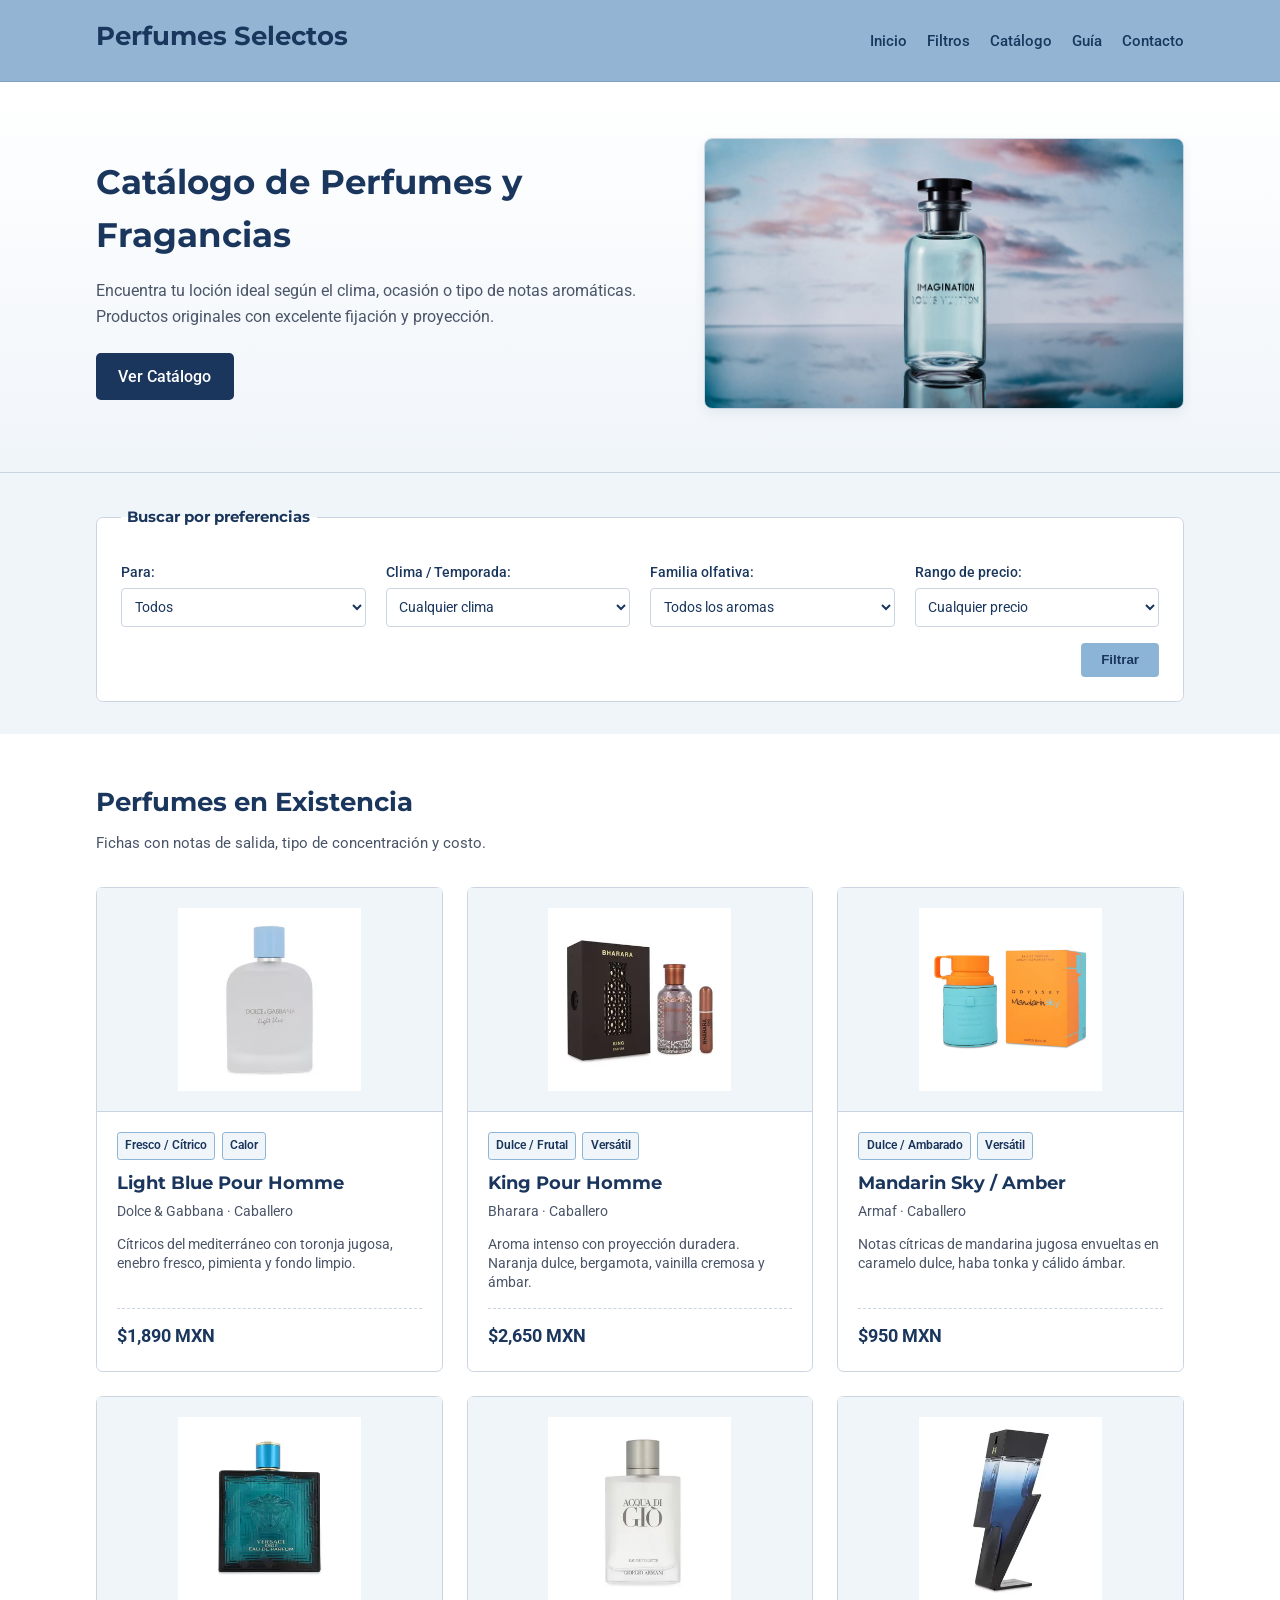
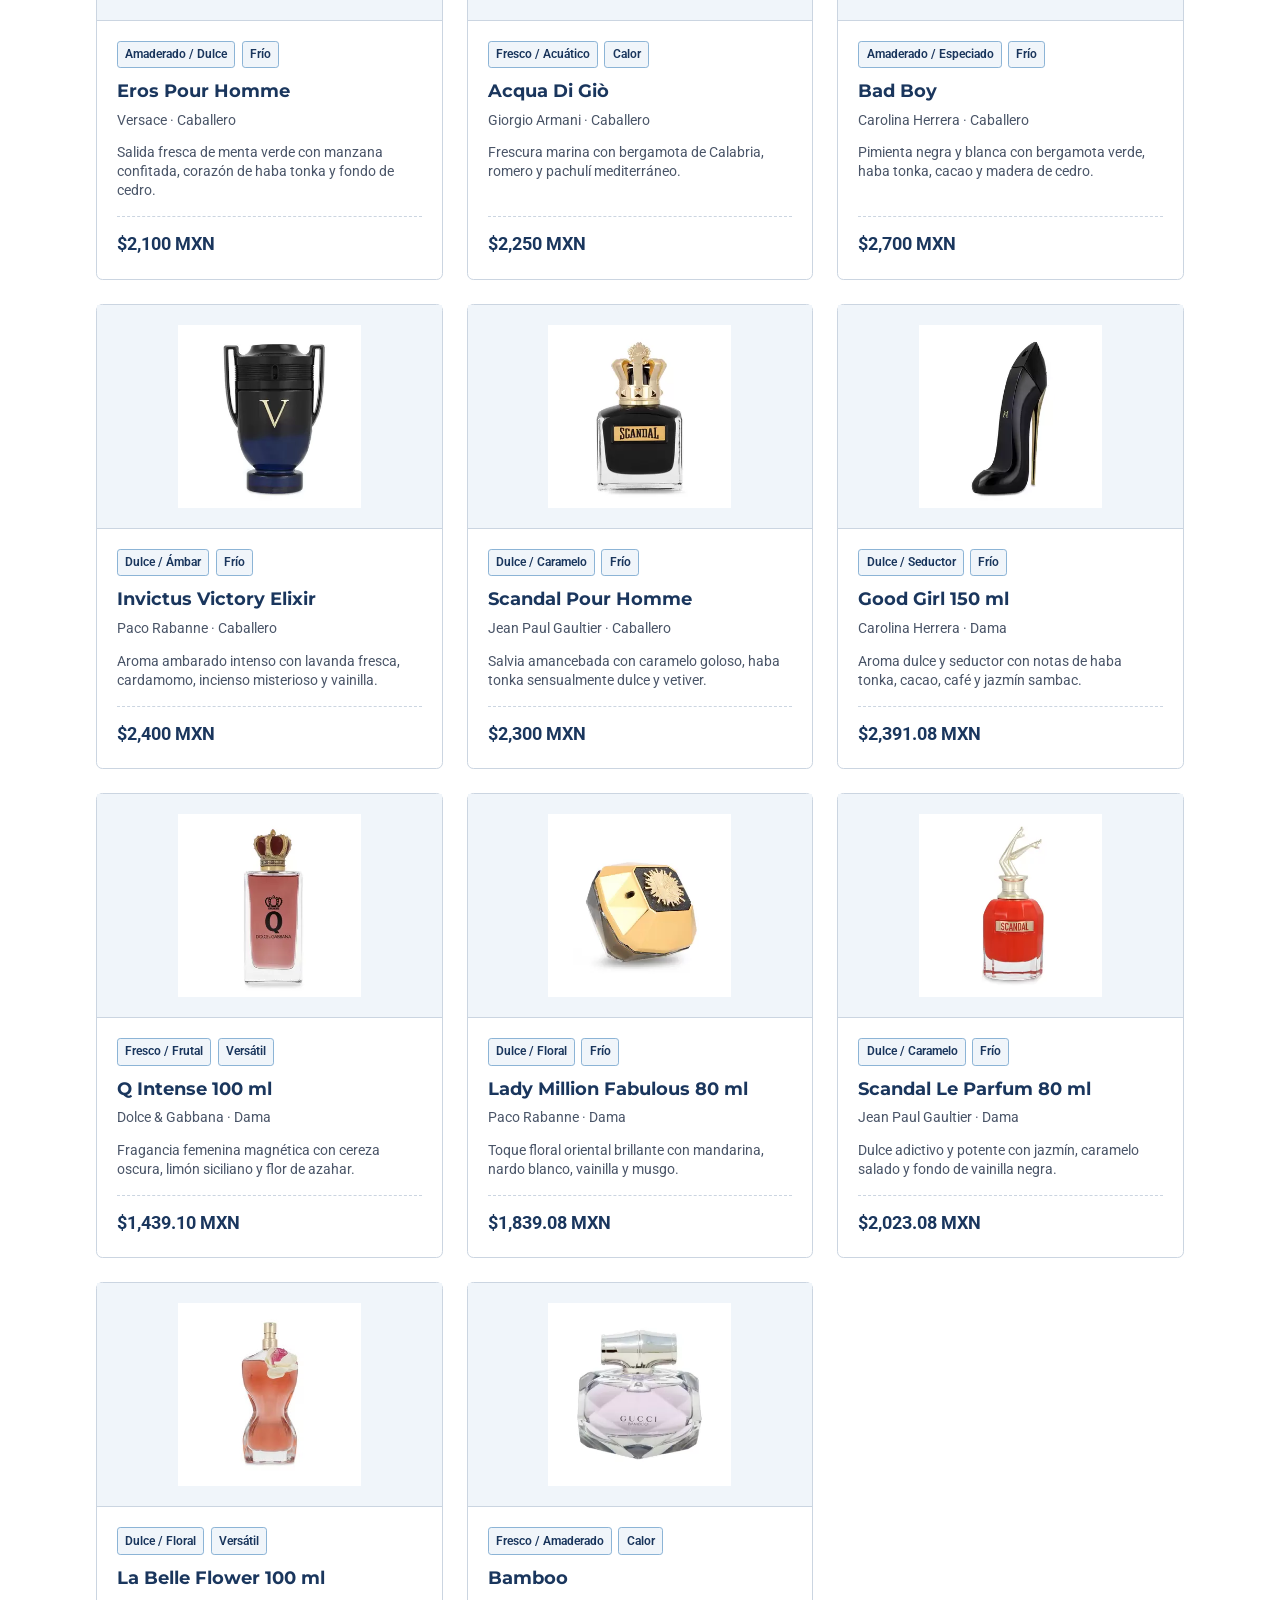
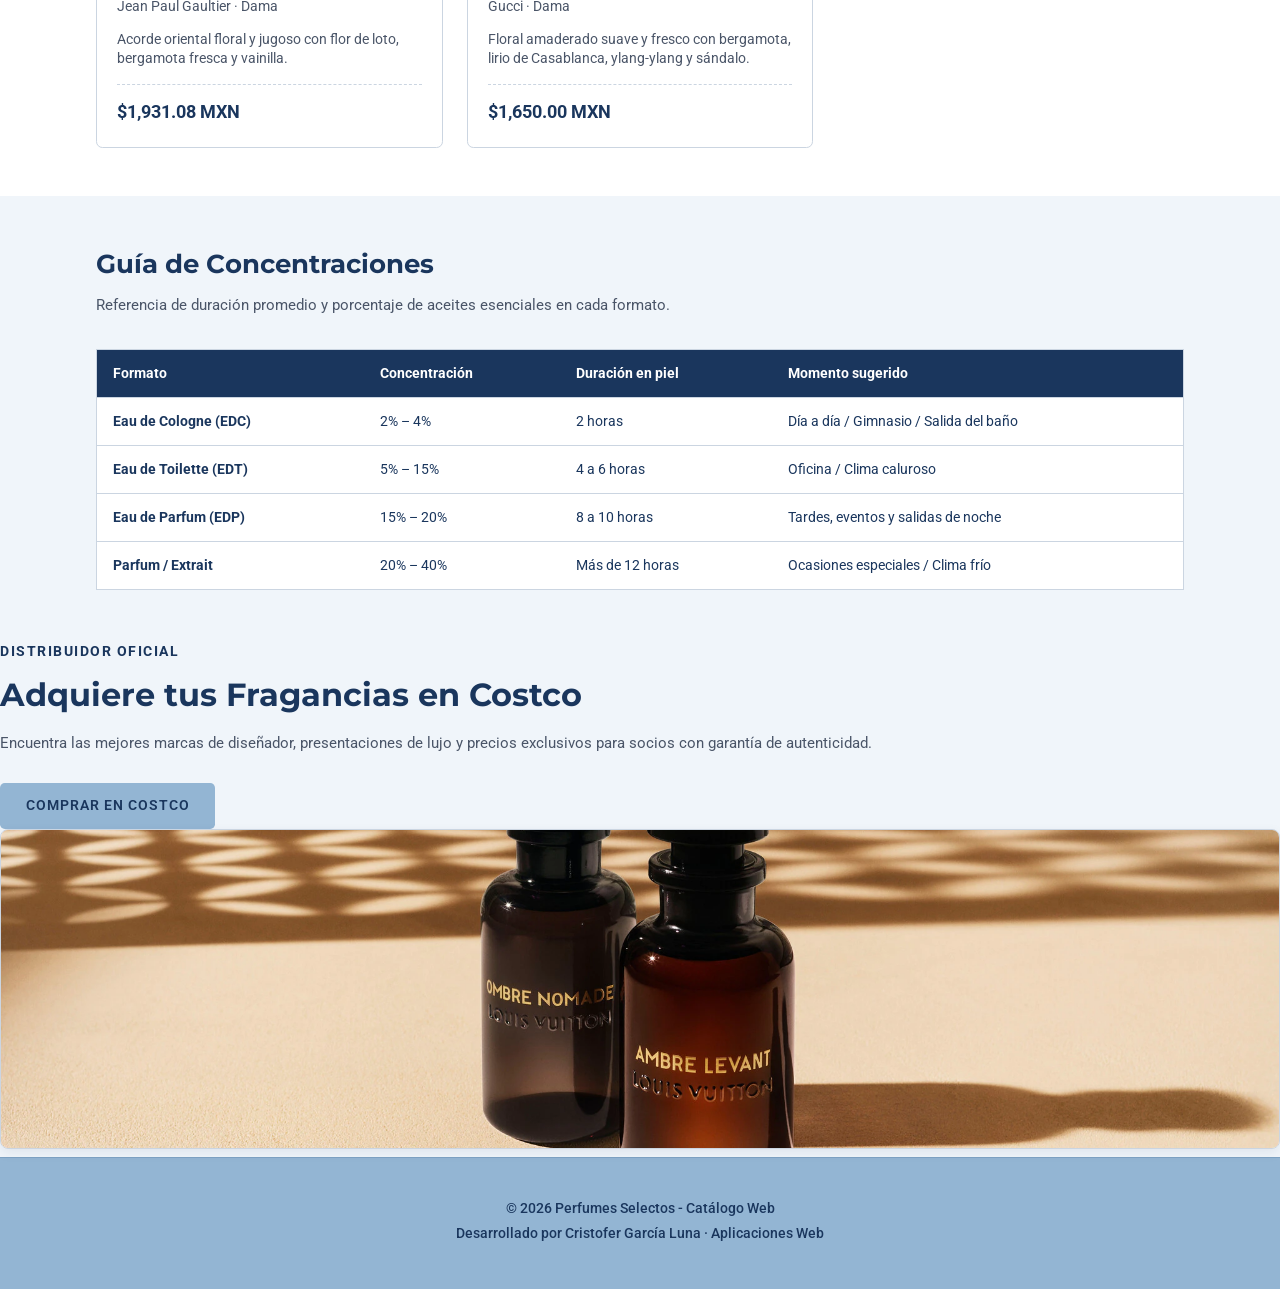
<file: index.html>
<!DOCTYPE html>
<html lang="es">
<head>
  <meta charset="UTF-8">
  <meta name="viewport" content="width=device-width, initial-scale=1.0">
  <meta name="description" content="Catálogo de perfumes para hombre y mujer con detalles de aromas, precios y notas olfativas.">
  <meta name="keywords" content="perfumes, fragancias, bharara, dolce gabbana, aromas">
  <title>Catálogo de Perfumes</title>

  <link rel="preconnect" href="https://fonts.googleapis.com">
  <link rel="preconnect" href="https://fonts.gstatic.com" crossorigin>
  <link href="https://fonts.googleapis.com/css2?family=Montserrat:wght@600;700&family=Roboto:wght@400;500&display=swap" rel="stylesheet">

  <link rel="stylesheet" href="css/style.css">
</head>
<body>

  <header class="encabezado">
    <div class="contenedor navegacion-flex">
      <div class="logo">
        <h2>Perfumes Selectos</h2>
      </div>
      <nav class="menu">
        <ul>
          <li><a href="index.html">Inicio</a></li>
          <li><a href="#filtros">Filtros</a></li>
          <li><a href="#catalogo">Catálogo</a></li>
          <li><a href="#tabla-info">Guía</a></li>
          <li><a href="html/contacto.html">Contacto</a></li>
        </ul>
      </nav>
    </div>
  </header>

  <main>

    <section class="portada">
      <div class="contenedor grid-portada">
        <div class="texto-portada">
          <h1>Catálogo de Perfumes y Fragancias</h1>
          <p>Encuentra tu loción ideal según el clima, ocasión o tipo de notas aromáticas. Productos originales con excelente fijación y proyección.</p>
          <a href="#catalogo" class="boton-principal">Ver Catálogo</a>
        </div>
        <div class="imagen-portada">
          <img src="img/FRAGRANCE_IMAGINATION_June25_DI3.webp" alt="Frasco de perfume Imagination en exhibición de lujo">
        </div>
      </div>
    </section>

    <section id="filtros" class="seccion-filtros">
      <div class="contenedor">
        <form class="formulario-filtros">
          <fieldset>
            <legend>Buscar por preferencias</legend>

            <div class="rejilla-filtros">
              <div class="campo-filtro">
                <label for="genero">Para:</label>
                <select id="genero" name="genero">
                  <option value="todos">Todos</option>
                  <option value="hombre">Caballero</option>
                  <option value="mujer">Dama</option>
                  <option value="unisex">Unisex</option>
                </select>
              </div>

              <div class="campo-filtro">
                <label for="clima">Clima / Temporada:</label>
                <select id="clima" name="clima">
                  <option value="todos">Cualquier clima</option>
                  <option value="calor">Calor / Primavera-Verano</option>
                  <option value="frio">Frío / Otoño-Invierno</option>
                  <option value="versatil">Versátil</option>
                </select>
              </div>

              <div class="campo-filtro">
                <label for="tipo">Familia olfativa:</label>
                <select id="tipo" name="tipo">
                  <option value="todos">Todos los aromas</option>
                  <option value="fresco">Cítricos y Frescos</option>
                  <option value="dulce">Dulces y Frutales</option>
                  <option value="amaderado">Amaderados y Cuero</option>
                </select>
              </div>

              <div class="campo-filtro">
                <label for="precio">Rango de precio:</label>
                <select id="precio" name="precio">
                  <option value="todos">Cualquier precio</option>
                  <option value="bajo">Menos de $1,800 MXN</option>
                  <option value="medio">$1,800 a $2,500 MXN</option>
                  <option value="alto">Más de $2,500 MXN</option>
                </select>
              </div>
            </div>

            <div class="acciones-filtro">
              <button type="submit" class="boton-filtro">Filtrar</button>
            </div>
          </fieldset>
        </form>
      </div>
    </section>

    <section id="catalogo" class="seccion-catalogo">
      <div class="contenedor">
        <h2>Perfumes en Existencia</h2>
        <p class="descripcion-seccion">Fichas con notas de salida, tipo de concentración y costo.</p>

        <div class="contenedor-tarjetas">

          <!-- Caballero -->
          <article class="tarjeta-perfume" data-genero="hombre" data-clima="calor" data-aroma="fresco" data-precio="medio">
            <div class="caja-imagen">
              <img src="img/Dolce y Gabbana.avif" alt="Perfume Dolce and Gabbana Light Blue Pour Homme" class="foto-perfume">
            </div>
            <div class="info-tarjeta">
              <div class="etiquetas-grupo">
                <span class="etiqueta">Fresco / Cítrico</span>
                <span class="etiqueta">Calor</span>
              </div>
              <h3>Light Blue Pour Homme</h3>
              <p class="marca">Dolce & Gabbana · Caballero</p>
              <p class="descripcion-aroma">Cítricos del mediterráneo con toronja jugosa, enebro fresco, pimienta y fondo limpio.</p>
              <div class="precio-caja">
                <span class="precio">$1,890 MXN</span>
              </div>
            </div>
          </article>

          <article class="tarjeta-perfume" data-genero="hombre" data-clima="versatil" data-aroma="dulce" data-precio="alto">
            <div class="caja-imagen">
              <img src="img/bharara.webp" alt="Perfume Bharara King para hombre" class="foto-perfume">
            </div>
            <div class="info-tarjeta">
              <div class="etiquetas-grupo">
                <span class="etiqueta">Dulce / Frutal</span>
                <span class="etiqueta">Versátil</span>
              </div>
              <h3>King Pour Homme</h3>
              <p class="marca">Bharara · Caballero</p>
              <p class="descripcion-aroma">Aroma intenso con proyección duradera. Naranja dulce, bergamota, vainilla cremosa y ámbar.</p>
              <div class="precio-caja">
                <span class="precio">$2,650 MXN</span>
              </div>
            </div>
          </article>

          <article class="tarjeta-perfume" data-genero="hombre" data-clima="versatil" data-aroma="dulce" data-precio="medio">
            <div class="caja-imagen">
              <img src="img/mandarin2.webp" alt="Perfume Mandarin Sky / Amber" class="foto-perfume">
            </div>
            <div class="info-tarjeta">
              <div class="etiquetas-grupo">
                <span class="etiqueta">Dulce / Ambarado</span>
                <span class="etiqueta">Versátil</span>
              </div>
              <h3>Mandarin Sky / Amber</h3>
              <p class="marca">Armaf · Caballero</p>
              <p class="descripcion-aroma">Notas cítricas de mandarina jugosa envueltas en caramelo dulce, haba tonka y cálido ámbar.</p>
              <div class="precio-caja">
                <span class="precio">$950 MXN</span>
              </div>
            </div>
          </article>

          <article class="tarjeta-perfume" data-genero="hombre" data-clima="frio" data-aroma="amaderado" data-precio="medio">
            <div class="caja-imagen">
              <img src="img/Versace Eros.webp" alt="Perfume Versace Eros Eau de Parfum" class="foto-perfume">
            </div>
            <div class="info-tarjeta">
              <div class="etiquetas-grupo">
                <span class="etiqueta">Amaderado / Dulce</span>
                <span class="etiqueta">Frío</span>
              </div>
              <h3>Eros Pour Homme</h3>
              <p class="marca">Versace · Caballero</p>
              <p class="descripcion-aroma">Salida fresca de menta verde con manzana confitada, corazón de haba tonka y fondo de cedro.</p>
              <div class="precio-caja">
                <span class="precio">$2,100 MXN</span>
              </div>
            </div>
          </article>

          <article class="tarjeta-perfume" data-genero="hombre" data-clima="calor" data-aroma="fresco" data-precio="medio">
            <div class="caja-imagen">
              <img src="img/acqua di gio.webp" alt="Perfume Acqua Di Giò Giorgio Armani" class="foto-perfume">
            </div>
            <div class="info-tarjeta">
              <div class="etiquetas-grupo">
                <span class="etiqueta">Fresco / Acuático</span>
                <span class="etiqueta">Calor</span>
              </div>
              <h3>Acqua Di Giò</h3>
              <p class="marca">Giorgio Armani · Caballero</p>
              <p class="descripcion-aroma">Frescura marina con bergamota de Calabria, romero y pachulí mediterráneo.</p>
              <div class="precio-caja">
                <span class="precio">$2,250 MXN</span>
              </div>
            </div>
          </article>

          <article class="tarjeta-perfume" data-genero="hombre" data-clima="frio" data-aroma="amaderado" data-precio="alto">
            <div class="caja-imagen">
              <img src="img/bad boy carolina e.webp" alt="Perfume Bad Boy Carolina Herrera" class="foto-perfume">
            </div>
            <div class="info-tarjeta">
              <div class="etiquetas-grupo">
                <span class="etiqueta">Amaderado / Especiado</span>
                <span class="etiqueta">Frío</span>
              </div>
              <h3>Bad Boy</h3>
              <p class="marca">Carolina Herrera · Caballero</p>
              <p class="descripcion-aroma">Pimienta negra y blanca con bergamota verde, haba tonka, cacao y madera de cedro.</p>
              <div class="precio-caja">
                <span class="precio">$2,700 MXN</span>
              </div>
            </div>
          </article>

          <article class="tarjeta-perfume" data-genero="hombre" data-clima="frio" data-aroma="dulce" data-precio="medio">
            <div class="caja-imagen">
              <img src="img/invictus victory elixir.webp" alt="Perfume Invictus Victory Elixir Paco Rabanne" class="foto-perfume">
            </div>
            <div class="info-tarjeta">
              <div class="etiquetas-grupo">
                <span class="etiqueta">Dulce / Ámbar</span>
                <span class="etiqueta">Frío</span>
              </div>
              <h3>Invictus Victory Elixir</h3>
              <p class="marca">Paco Rabanne · Caballero</p>
              <p class="descripcion-aroma">Aroma ambarado intenso con lavanda fresca, cardamomo, incienso misterioso y vainilla.</p>
              <div class="precio-caja">
                <span class="precio">$2,400 MXN</span>
              </div>
            </div>
          </article>

          <article class="tarjeta-perfume" data-genero="hombre" data-clima="frio" data-aroma="dulce" data-precio="medio">
            <div class="caja-imagen">
              <img src="img/Scandal.webp" alt="Perfume Scandal Pour Homme Jean Paul Gaultier" class="foto-perfume">
            </div>
            <div class="info-tarjeta">
              <div class="etiquetas-grupo">
                <span class="etiqueta">Dulce / Caramelo</span>
                <span class="etiqueta">Frío</span>
              </div>
              <h3>Scandal Pour Homme</h3>
              <p class="marca">Jean Paul Gaultier · Caballero</p>
              <p class="descripcion-aroma">Salvia amancebada con caramelo goloso, haba tonka sensualmente dulce y vetiver.</p>
              <div class="precio-caja">
                <span class="precio">$2,300 MXN</span>
              </div>
            </div>
          </article>

          <!-- Dama -->
          <article class="tarjeta-perfume" data-genero="mujer" data-clima="frio" data-aroma="dulce" data-precio="medio">
            <div class="caja-imagen">
              <img src="img/carolina eerrera.webp" alt="Perfume Good Girl Carolina Herrera 150 ml" class="foto-perfume">
            </div>
            <div class="info-tarjeta">
              <div class="etiquetas-grupo">
                <span class="etiqueta">Dulce / Seductor</span>
                <span class="etiqueta">Frío</span>
              </div>
              <h3>Good Girl 150 ml</h3>
              <p class="marca">Carolina Herrera · Dama</p>
              <p class="descripcion-aroma">Aroma dulce y seductor con notas de haba tonka, cacao, café y jazmín sambac.</p>
              <div class="precio-caja">
                <span class="precio">$2,391.08 MXN</span>
              </div>
            </div>
          </article>

          <article class="tarjeta-perfume" data-genero="mujer" data-clima="versatil" data-aroma="fresco" data-precio="bajo">
            <div class="caja-imagen">
              <img src="img/dolce gabana intense mujer.webp" alt="Perfume Q Intense Dolce and Gabbana 100 ml" class="foto-perfume">
            </div>
            <div class="info-tarjeta">
              <div class="etiquetas-grupo">
                <span class="etiqueta">Fresco / Frutal</span>
                <span class="etiqueta">Versátil</span>
              </div>
              <h3>Q Intense 100 ml</h3>
              <p class="marca">Dolce & Gabbana · Dama</p>
              <p class="descripcion-aroma">Fragancia femenina magnética con cereza oscura, limón siciliano y flor de azahar.</p>
              <div class="precio-caja">
                <span class="precio">$1,439.10 MXN</span>
              </div>
            </div>
          </article>

          <article class="tarjeta-perfume" data-genero="mujer" data-clima="frio" data-aroma="dulce" data-precio="medio">
            <div class="caja-imagen">
              <img src="img/paco rabane mujer.webp" alt="Perfume Lady Million Fabulous Intense Paco Rabanne 80 ml" class="foto-perfume">
            </div>
            <div class="info-tarjeta">
              <div class="etiquetas-grupo">
                <span class="etiqueta">Dulce / Floral</span>
                <span class="etiqueta">Frío</span>
              </div>
              <h3>Lady Million Fabulous 80 ml</h3>
              <p class="marca">Paco Rabanne · Dama</p>
              <p class="descripcion-aroma">Toque floral oriental brillante con mandarina, nardo blanco, vainilla y musgo.</p>
              <div class="precio-caja">
                <span class="precio">$1,839.08 MXN</span>
              </div>
            </div>
          </article>

          <article class="tarjeta-perfume" data-genero="mujer" data-clima="frio" data-aroma="dulce" data-precio="medio">
            <div class="caja-imagen">
              <img src="img/scandal mujer.webp" alt="Perfume Scandal Le Parfum Intense Jean Paul Gaultier 80 ml" class="foto-perfume">
            </div>
            <div class="info-tarjeta">
              <div class="etiquetas-grupo">
                <span class="etiqueta">Dulce / Caramelo</span>
                <span class="etiqueta">Frío</span>
              </div>
              <h3>Scandal Le Parfum 80 ml</h3>
              <p class="marca">Jean Paul Gaultier · Dama</p>
              <p class="descripcion-aroma">Dulce adictivo y potente con jazmín, caramelo salado y fondo de vainilla negra.</p>
              <div class="precio-caja">
                <span class="precio">$2,023.08 MXN</span>
              </div>
            </div>
          </article>

          <article class="tarjeta-perfume" data-genero="mujer" data-clima="versatil" data-aroma="dulce" data-precio="medio">
            <div class="caja-imagen">
              <img src="img/jean paul mujer.avif" alt="Perfume La Belle Flower Jean Paul Gaultier 100 ml" class="foto-perfume">
            </div>
            <div class="info-tarjeta">
              <div class="etiquetas-grupo">
                <span class="etiqueta">Dulce / Floral</span>
                <span class="etiqueta">Versátil</span>
              </div>
              <h3>La Belle Flower 100 ml</h3>
              <p class="marca">Jean Paul Gaultier · Dama</p>
              <p class="descripcion-aroma">Acorde oriental floral y jugoso con flor de loto, bergamota fresca y vainilla.</p>
              <div class="precio-caja">
                <span class="precio">$1,931.08 MXN</span>
              </div>
            </div>
          </article>

          <article class="tarjeta-perfume" data-genero="mujer" data-clima="calor" data-aroma="fresco" data-precio="bajo">
            <div class="caja-imagen">
              <img src="img/gucci bamboo.webp" alt="Perfume Bamboo Gucci Dama" class="foto-perfume">
            </div>
            <div class="info-tarjeta">
              <div class="etiquetas-grupo">
                <span class="etiqueta">Fresco / Amaderado</span>
                <span class="etiqueta">Calor</span>
              </div>
              <h3>Bamboo</h3>
              <p class="marca">Gucci · Dama</p>
              <p class="descripcion-aroma">Floral amaderado suave y fresco con bergamota, lirio de Casablanca, ylang-ylang y sándalo.</p>
              <div class="precio-caja">
                <span class="precio">$1,650.00 MXN</span>
              </div>
            </div>
          </article>

        </div>
      </div>
    </section>

    <section id="tabla-info" class="seccion-tabla">
      <div class="contenedor">
        <h2>Guía de Concentraciones</h2>
        <p class="descripcion-seccion">Referencia de duración promedio y porcentaje de aceites esenciales en cada formato.</p>

        <div class="tabla-contenedor">
          <table>
            <thead>
              <tr>
                <th scope="col">Formato</th>
                <th scope="col">Concentración</th>
                <th scope="col">Duración en piel</th>
                <th scope="col">Momento sugerido</th>
              </tr>
            </thead>
            <tbody>
              <tr>
                <th scope="row">Eau de Cologne (EDC)</th>
                <td>2% – 4%</td>
                <td>2 horas</td>
                <td>Día a día / Gimnasio / Salida del baño</td>
              </tr>
              <tr>
                <th scope="row">Eau de Toilette (EDT)</th>
                <td>5% – 15%</td>
                <td>4 a 6 horas</td>
                <td>Oficina / Clima caluroso</td>
              </tr>
              <tr>
                <th scope="row">Eau de Parfum (EDP)</th>
                <td>15% – 20%</td>
                <td>8 a 10 horas</td>
                <td>Tardes, eventos y salidas de noche</td>
              </tr>
              <tr>
                <th scope="row">Parfum / Extrait</th>
                <td>20% – 40%</td>
                <td>Más de 12 horas</td>
                <td>Ocasiones especiales / Clima frío</td>
              </tr>
            </tbody>
          </table>
        </div>
      </div>
    </section>

    <!-- Banner Destacado / Alta Gama -->
   <div class="banner-texto">
  <span class="subtitulo-editorial">Distribuidor Oficial</span>
  <h2>Adquiere tus Fragancias en Costco</h2>
  <p>
    Encuentra las mejores marcas de diseñador, presentaciones de lujo y precios exclusivos para socios con garantía de autenticidad.
  </p>
  <a href="https://www.costco.com.mx/Salud-y-Belleza/Fragancias/c/cos_13.1" target="_blank" rel="noopener noreferrer" class="btn-editorial">Comprar en Costco</a>
</div>
        <div class="banner-foto">
          <img src="img/lv-banner.webp" alt="Colección de fragancias de alta gama Louis Vuitton">
        </div>
      </div>
    </section>

  </main>

  <footer class="pie-pagina">
    <div class="contenedor">
      <p>&copy; 2026 Perfumes Selectos - Catálogo Web</p>
      <p>Desarrollado por Cristofer García Luna · Aplicaciones Web</p>
    </div>
  </footer>

  <script src="js/main.js"></script>
</body>
</html>
</file>
<file: css/style.css>
:root {
  --azul-tapa: #8cb4d6;
  --azul-suave: #f0f5fa;
  --azul-marino: #1a365d;
  --blanco: #ffffff;
  --fondo: #f0f5fa;
  --texto: #1a365d;
  --texto-secundario: #4a5568;
  --borde: #cbd5e1;
}

* {
  margin: 0;
  padding: 0;
  box-sizing: border-box;
}

html {
  font-size: 16px;
  scroll-behavior: smooth;
}

body {
  font-family: 'Roboto', sans-serif;
  background-color: var(--fondo);
  color: var(--texto);
  line-height: 1.6;
}

.contenedor {
  width: 90%;
  max-width: 68rem;
  margin: 0 auto;
}

h1, h2, h3 {
  font-family: 'Montserrat', sans-serif;
  color: var(--azul-marino);
}

h1 {
  font-size: 2.1rem;
  margin-bottom: 1rem;
}

h2 {
  font-size: 1.6rem;
  margin-bottom: 0.5rem;
}

h3 {
  font-size: 1.15rem;
  margin-bottom: 0.25rem;
}

.encabezado {
  background-color: #93b5d3;
  border-bottom: 1px solid #7ea3c4;
  padding: 1rem 0;
}

.navegacion-flex {
  display: flex;
  justify-content: space-between;
  align-items: center;
}

.menu ul {
  display: flex;
  list-style: none;
  gap: 1.25rem;
}

.menu a {
  text-decoration: none;
  color: var(--azul-marino);
  font-weight: 500;
  font-size: 0.95rem;
}

.menu a:hover {
  color: var(--blanco);
}

.portada {
  padding: 3.5rem 0;
  background: linear-gradient(to bottom, var(--blanco), var(--azul-suave));
  border-bottom: 1px solid var(--borde);
}

.grid-portada {
  display: grid;
  grid-template-columns: 1.2fr 1fr;
  gap: 2rem;
  align-items: center;
}

.texto-portada p {
  font-size: 1rem;
  color: var(--texto-secundario);
  margin-bottom: 1.5rem;
}

.boton-principal {
  display: inline-block;
  background-color: var(--azul-marino);
  color: var(--blanco);
  padding: 0.65rem 1.4rem;
  border-radius: 0.3rem;
  text-decoration: none;
  font-weight: 500;
}

.boton-principal:hover {
  background-color: var(--azul-tapa);
  color: var(--azul-marino);
}

.imagen-portada img {
  width: 100%;
  max-height: 20rem;
  object-fit: cover;
  border-radius: 0.5rem;
  border: 1px solid var(--borde);
  box-shadow: 0 4px 12px rgba(26, 54, 93, 0.08);
}

.seccion-filtros {
  padding: 2rem 0;
  background-color: var(--fondo);
}

.formulario-filtros fieldset {
  background-color: var(--blanco);
  border: 1px solid var(--borde);
  border-radius: 0.4rem;
  padding: 1.5rem;
}

.formulario-filtros legend {
  font-family: 'Montserrat', sans-serif;
  font-size: 0.95rem;
  font-weight: 700;
  color: var(--azul-marino);
  padding: 0 0.4rem;
}

.rejilla-filtros {
  display: grid;
  grid-template-columns: repeat(auto-fit, minmax(13rem, 1fr));
  gap: 1.25rem;
  margin-top: 0.5rem;
}

.campo-filtro label {
  display: block;
  font-size: 0.85rem;
  font-weight: 500;
  margin-bottom: 0.3rem;
  color: var(--azul-marino);
}

.campo-filtro select {
  width: 100%;
  padding: 0.55rem;
  border: 1px solid var(--borde);
  border-radius: 0.25rem;
  background-color: var(--blanco);
  font-family: inherit;
  font-size: 0.9rem;
  color: var(--texto);
}

.acciones-filtro {
  margin-top: 1rem;
  display: flex;
  justify-content: flex-end;
}

.boton-filtro {
  background-color: var(--azul-tapa);
  color: var(--azul-marino);
  border: none;
  padding: 0.6rem 1.25rem;
  border-radius: 0.25rem;
  font-weight: 600;
  cursor: pointer;
}

.boton-filtro:hover {
  background-color: var(--azul-marino);
  color: var(--blanco);
}

.seccion-catalogo {
  padding: 3rem 0;
  background-color: var(--blanco);
}

.descripcion-seccion {
  margin-bottom: 2rem;
  font-size: 0.95rem;
  color: var(--texto-secundario);
}

.contenedor-tarjetas {
  display: grid;
  grid-template-columns: repeat(auto-fit, minmax(17rem, 1fr));
  gap: 1.5rem;
}

.tarjeta-perfume {
  border: 1px solid var(--borde);
  border-radius: 0.4rem;
  background-color: var(--blanco);
  display: flex;
  flex-direction: column;
}

.caja-imagen {
  background-color: var(--azul-suave);
  display: flex;
  justify-content: center;
  align-items: center;
  padding: 1.25rem;
  height: 14rem;
  border-bottom: 1px solid var(--borde);
}

.foto-perfume {
  max-width: 100%;
  max-height: 100%;
  object-fit: contain;
}

.info-tarjeta {
  padding: 1.25rem;
  display: flex;
  flex-direction: column;
  flex-grow: 1;
}

.etiquetas-grupo {
  display: flex;
  flex-wrap: wrap;
  gap: 0.4rem;
  margin-bottom: 0.5rem;
}

.etiqueta {
  font-size: 0.75rem;
  font-weight: 600;
  padding: 0.2rem 0.45rem;
  border-radius: 0.2rem;
  background-color: var(--azul-suave);
  color: var(--azul-marino);
  border: 1px solid var(--azul-tapa);
}

.marca {
  font-size: 0.85rem;
  color: var(--texto-secundario);
  margin-bottom: 0.75rem;
}

.descripcion-aroma {
  font-size: 0.85rem;
  color: var(--texto-secundario);
  line-height: 1.4;
  margin-bottom: 1rem;
}

.precio-caja {
  margin-top: auto;
  padding-top: 0.75rem;
  border-top: 1px dashed var(--borde);
}

.precio {
  font-size: 1.15rem;
  font-weight: 700;
  color: var(--azul-marino);
}

.seccion-tabla {
  padding: 3rem 0;
  background-color: var(--azul-suave);
}

.tabla-contenedor {
  overflow-x: auto;
  margin-top: 1rem;
}

table {
  width: 100%;
  border-collapse: collapse;
  background-color: var(--blanco);
  border: 1px solid var(--borde);
}

thead {
  background-color: var(--azul-marino);
  color: var(--blanco);
}

th, td {
  padding: 0.75rem 1rem;
  text-align: left;
  border-bottom: 1px solid var(--borde);
  font-size: 0.9rem;
}

tbody tr:hover {
  background-color: var(--azul-suave);
}

/* Banner Destacado / Alta Gama */
.banner-destacado {
  padding: 3.5rem 0;
  background: linear-gradient(to bottom, var(--blanco), var(--azul-suave));
  border-top: 1px solid var(--borde);
  border-bottom: 1px solid var(--borde);
}

.banner-grid {
  display: grid;
  grid-template-columns: 1.2fr 1fr;
  gap: 2rem;
  align-items: center;
}

.banner-texto {
  color: var(--texto);
}

.subtitulo-editorial {
  text-transform: uppercase;
  letter-spacing: 1.5px;
  font-size: 0.85rem;
  color: var(--azul-marino);
  font-weight: 700;
  display: inline-block;
  margin-bottom: 0.75rem;
}

.banner-texto h2 {
  color: var(--azul-marino);
  font-size: 2rem;
  line-height: 1.25;
  margin-bottom: 1rem;
  font-weight: 700;
}

.banner-texto p {
  font-size: 0.95rem;
  line-height: 1.6;
  color: var(--texto-secundario);
  margin-bottom: 1.75rem;
}

.btn-editorial {
  display: inline-block;
  padding: 0.75rem 1.6rem;
  background-color: #93b5d3;
  color: var(--azul-marino);
  text-decoration: none;
  font-size: 0.85rem;
  font-weight: 600;
  letter-spacing: 1px;
  text-transform: uppercase;
  border-radius: 0.3rem;
  transition: background-color 0.3s ease, color 0.3s ease;
}

.btn-editorial:hover {
  background-color: var(--azul-marino);
  color: var(--blanco);
}

.banner-foto img {
  width: 100%;
  max-height: 20rem;
  object-fit: cover;
  border-radius: 0.5rem;
  border: 1px solid var(--borde);
  box-shadow: 0 4px 12px rgba(26, 54, 93, 0.08);
}

.pie-pagina {
  background-color: #93b5d3;
  color: var(--azul-marino);
  text-align: center;
  padding: 2.5rem 0;
  font-size: 0.85rem;
  border-top: 1px solid #7ea3c4;
  font-weight: 500;
}

.pie-pagina p {
  margin-bottom: 0.25rem;
}

@media (max-width: 48rem) {
  .navegacion-flex {
    flex-direction: column;
    gap: 0.75rem;
  }

  .grid-portada, .banner-grid {
    grid-template-columns: 1fr;
  }

  .banner-texto {
    margin: 0 auto;
  }
}
</file>
